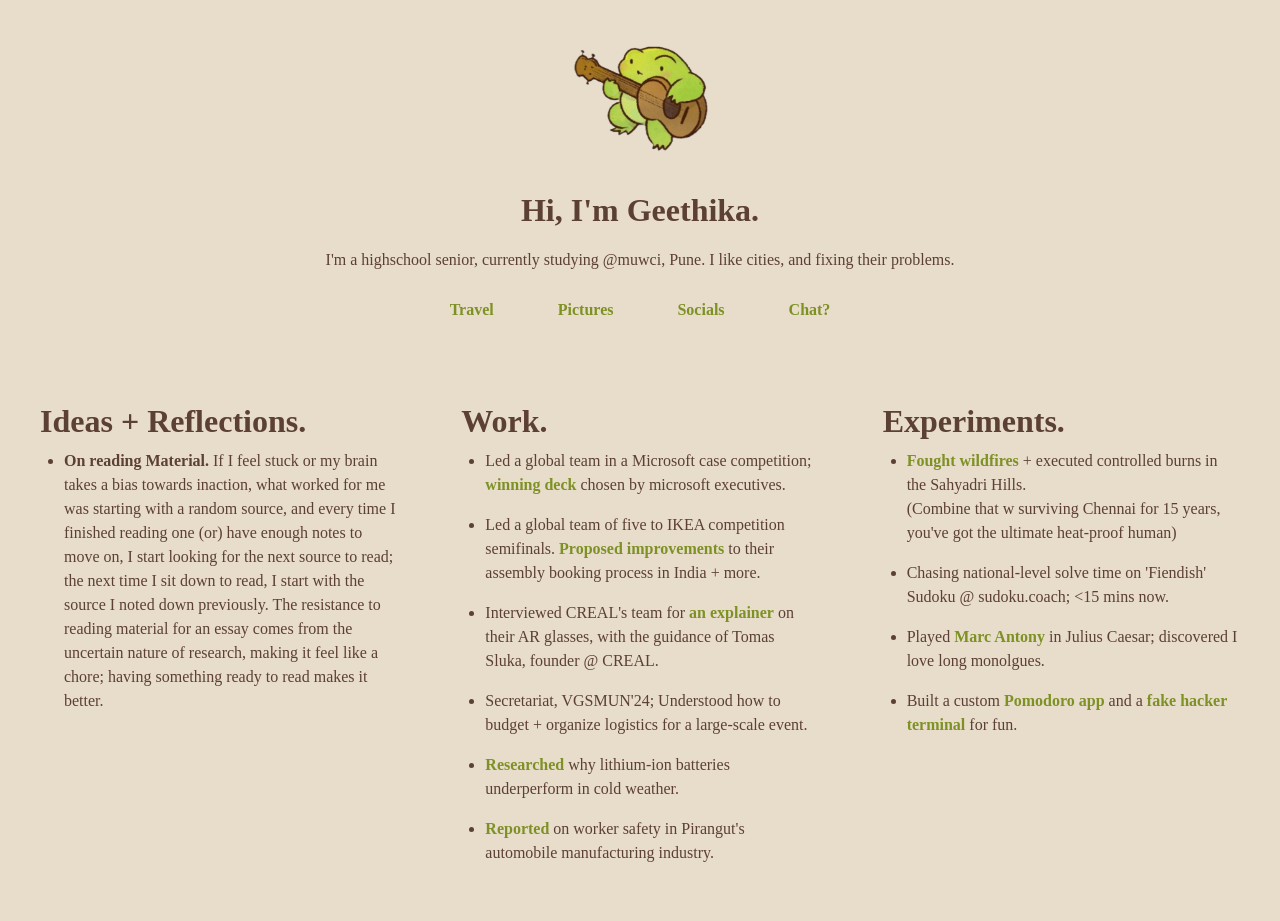
<file: index.html>
<!DOCTYPE html>
<head>
    <link rel="stylesheet" href="style.css" />
</head>
<body>
    <div class = "hero">
        <img src="images/froggie.png" class="hero-image"/>
        <h1>Hi, I'm Geethika.</h1>
        <p> I'm a highschool senior, currently studying @muwci, 
        Pune. I like cities, and fixing their problems. </p>
    </div>    

    <div class="navi">
        <a href="travel.html">Travel</a>
        <a href="pictures.html">Pictures</a>
        <!--<a href="media.html">Media</a>-->
        <a href="https://x.com/geethikanet">Socials</a>
        <a href="mailto:ww.geethika@gmail.com">Chat?</a>
    </div>

    <div class = "page">
                <div class = "column">
           <section>
            <h2>Ideas + Reflections.</h2>
            <ul>
                <li><b>On reading Material.</b> If I feel stuck or my brain takes a bias towards inaction, 
                    what worked for me was starting with a random source, and every time 
                    I finished reading one (or) have enough notes to move on, I start looking for the next source
                    to read; the next time I sit down to read, I start with the source I noted down previously.
                    The resistance to reading material for an essay comes from the uncertain nature of research, making it feel like a chore;
                    having something ready to read makes it better.
                </li>
                <!--<a href="ideas.html" class="mlinks">read more here.</a> // this is for future cases-->
            </ul>
        </section>
        </div>

        <div class = "column">
        <section>
            <h2>Work.</h2>
            <ul>
                <li>Led a global team in a Microsoft case competition; 
                    <a href="ahttps://docs.google.com/presentation/d/1wDLvgIbYlzosrgBU-P4fmJIWO_0CoZ8yqjhwYvdPmNA/edit?slide=id.g338ebf2dcc6_0_0#slide=id.g338ebf2dcc6_0_0">
                        winning deck </a>chosen by 
                    microsoft executives.
                </li>
                <li>Led a global team of five to IKEA competition semifinals. 
                    <a href = "https://docs.google.com/presentation/d/1X1gONLxZA62K_5uM8aNGsrT5rfVQRA7Sv0_GMYfKbXw/edit?usp=sharing">
                    Proposed improvements</a> to their assembly booking process in India + more.
                    </li>
                <li>Interviewed CREAL's team for <a href ="https://geethika.substack.com/p/pixels-to-planes-creals-light-field?r=39e9eg">
                an explainer</a> on their AR glasses, with the guidance of Tomas Sluka, founder @ CREAL.
                </li>
                <li>Secretariat, VGSMUN'24; Understood how to budget + organize logistics
                    for a large-scale event.
                </li>
                <li><a href="https://substack.com/home/post/p-166507713">
                   Researched </a>why lithium-ion batteries underperform in cold weather.</li>
                <li><a href="https://timesofmulshi.substack.com/p/on-worker-safety-in-indian-automobile">
                   Reported  </a>on worker safety in Pirangut's automobile manufacturing industry.</li>
                <!--<a href="work.html" class="mlinks">read more here.</a> // this is for future cases-->
            </ul>
        </section>
        </div>

        <div class = "column">
        <section>
            <h2>Experiments.</h2>
            <ul>
                <li><a href="https://youtu.be/b_ObNkq2RWk">Fought wildfires</a>
                    + executed controlled burns in the Sahyadri Hills.
                    <br>
                    (Combine that w surviving Chennai for 15 years, you've got the 
                    ultimate heat-proof human)</br>
                </li>
                <li>Chasing national-level solve time on 'Fiendish' Sudoku @ sudoku.coach; <15 mins now.
                </li>
                <li>Played <a href="https://youtu.be/illg15rhE8s?t=274">Marc Antony</a> in Julius Caesar; discovered I love long monolgues.
                </li>
                <li> Built a custom <a href="https://hibi-five.vercel.app/">Pomodoro app</a> and a <a href="https://hacker-mode-zeta.vercel.app/">fake hacker terminal</a> for fun.
                </li>
                <!--<a href="experiments.html" class="mlinks">read more here.</a> // this is for future cases-->
            </ul>
        </section>
        </div>
    </div>  
</body>
</html>
</file>
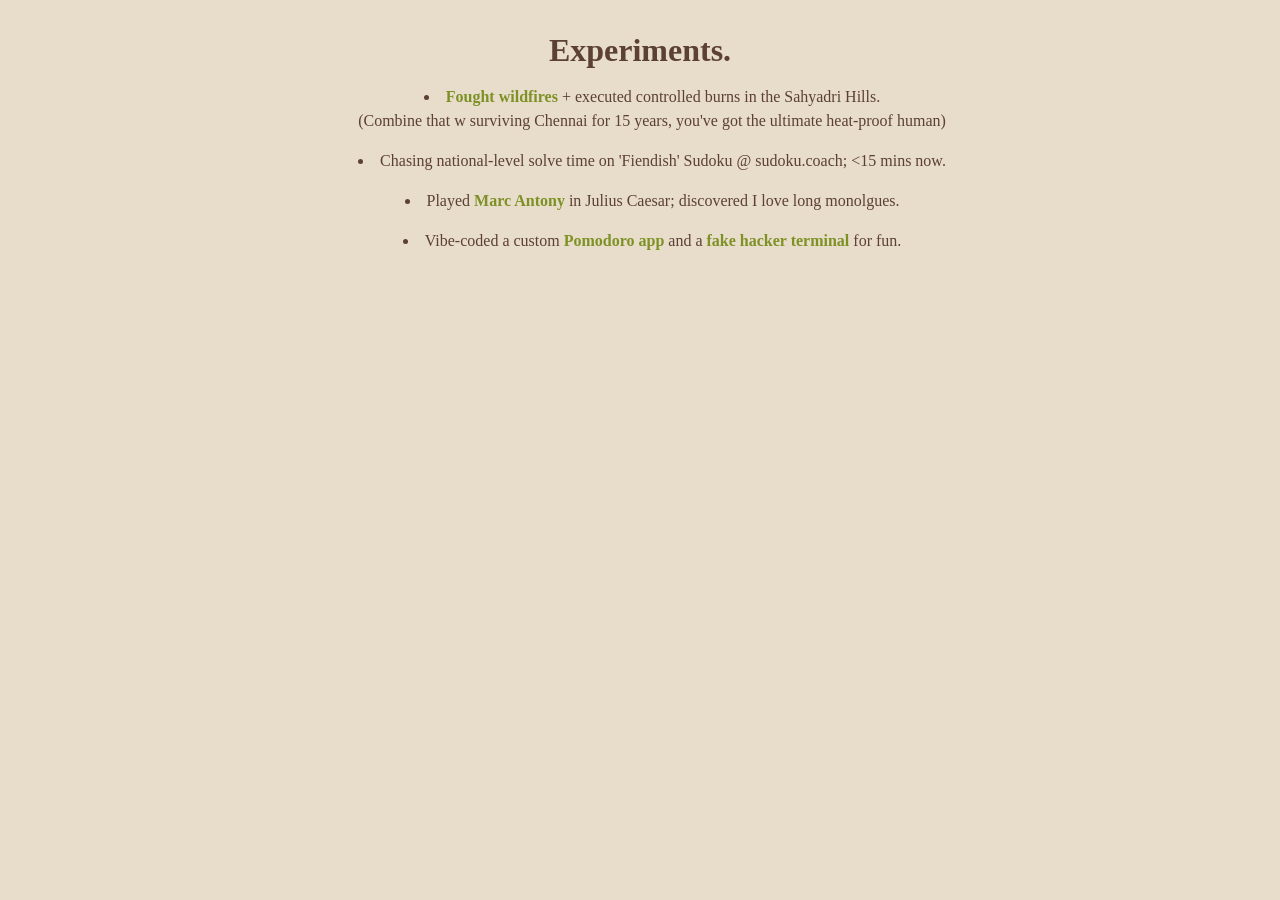
<file: experiments.html>
<!DOCTYPE html>
<head>
     <link rel="stylesheet" href="style.css" />
</head>
<body>
    <div class = "hero">
        <section>
            <h2>Experiments.</h2>
            <ul>
                <li><a href="https://youtu.be/b_ObNkq2RWk">Fought wildfires</a>
                    + executed controlled burns in the Sahyadri Hills.
                    <br>
                    (Combine that w surviving Chennai for 15 years, you've got the 
                    ultimate heat-proof human)</br>
                </li>
                <li>Chasing national-level solve time on 'Fiendish' Sudoku @ sudoku.coach; <15 mins now.
                </li>
                <li>Played <a href="https://youtu.be/illg15rhE8s?t=274">Marc Antony</a> in Julius Caesar; discovered I love long monolgues.
                </li>
                <li> Vibe-coded a custom <a href="https://hibi-five.vercel.app/">Pomodoro app</a> and a <a href="https://hacker-mode-zeta.vercel.app/">fake hacker terminal</a> for fun.
                </li>
            </ul>
        </section>
     </div>
</body>
</file>
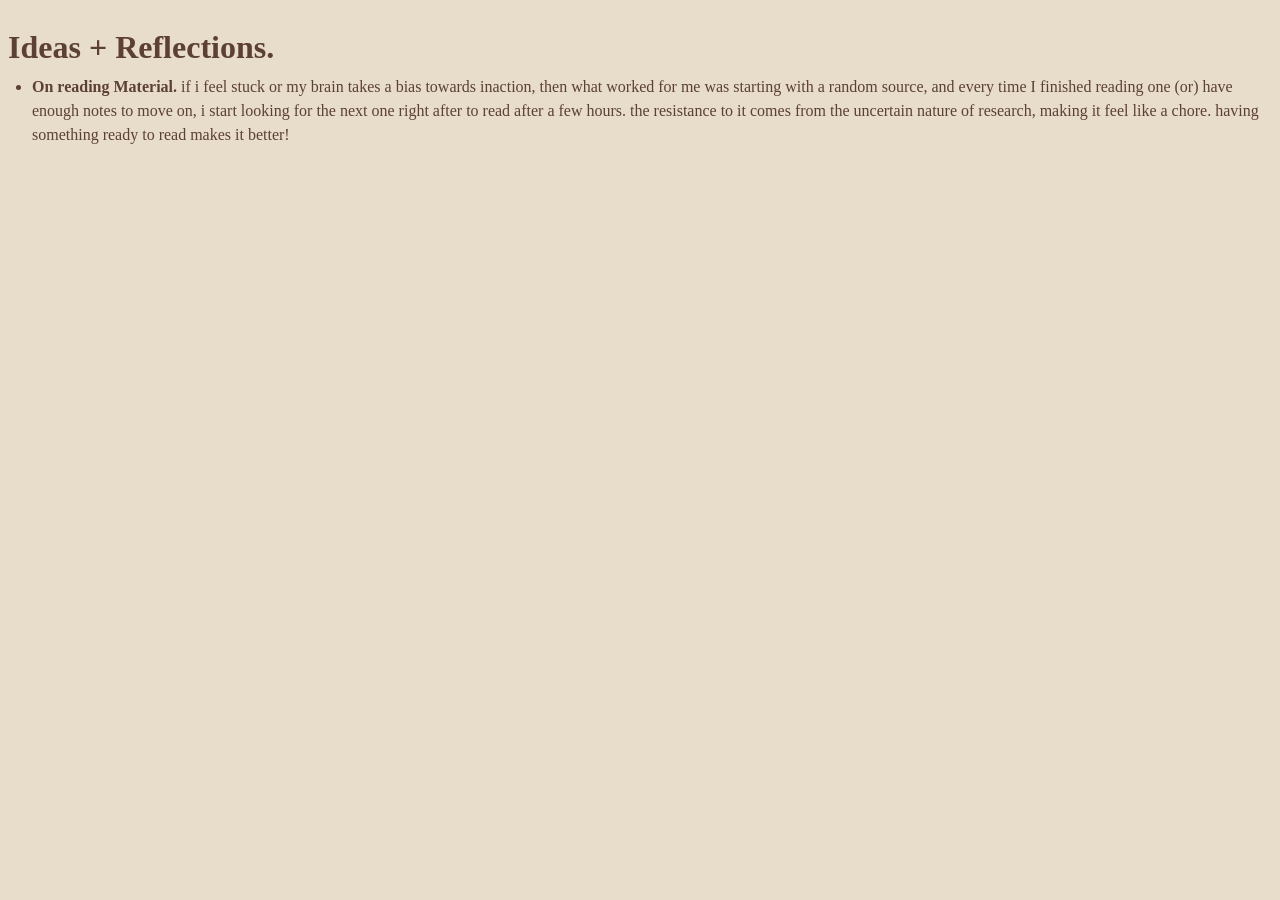
<file: ideas.html>
<!DOCTYPE html>
<head>
     <link rel="stylesheet" href="style.css" />
</head>
<body>
    <div class = "column">
        <section>
            <h2>Ideas + Reflections.</h2>
            <ul>
                <li><b>On reading Material.</b> if i feel stuck or my brain takes a bias towards inaction, 
                    then what worked for me was starting with a random source, and every time 
                    I finished reading one (or) have enough notes to move on, i start looking for 
                    the next one right after to read after a few hours. the resistance to it comes 
                    from the uncertain nature of research, making it feel like a chore. having something 
                    ready to read makes it better!
                </li>
            </ul>
        </section>
    </div>
</body>
</file>
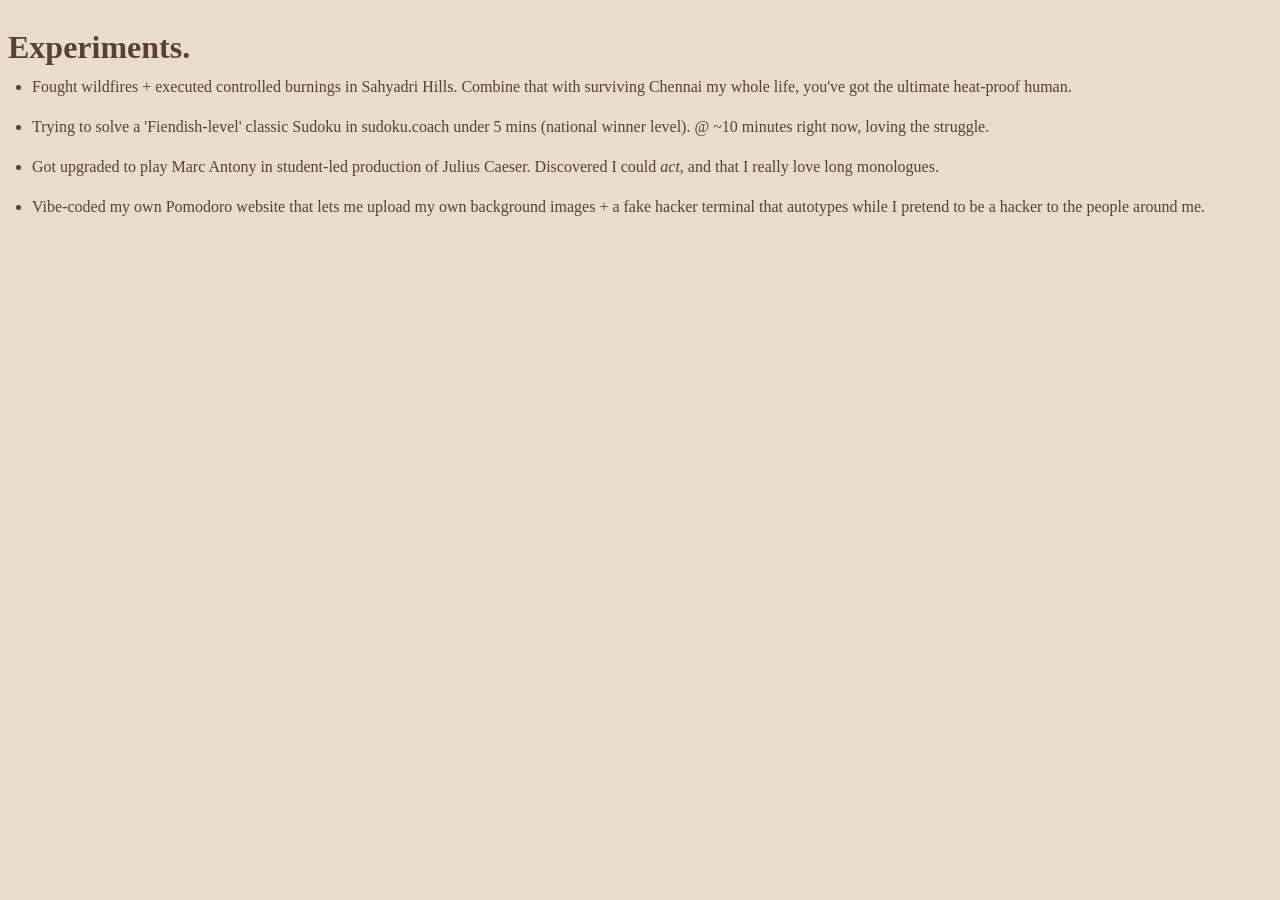
<file: media.html>
<!DOCTYPE html>
<head>
     <link rel="stylesheet" href="style.css" />
</head>
<body>
    <div class = "column">
        <section>
            <h2>Experiments.</h2>
            <ul>
                <li>Fought wildfires + executed controlled burnings in Sahyadri Hills. 
                    Combine that with surviving Chennai my whole life, you've got the 
                    ultimate heat-proof human. 
                </li>
                <li>Trying to solve a 'Fiendish-level' classic Sudoku in sudoku.coach under 5 mins
                    (national winner level). @ ~10 minutes right now, loving the struggle.
                </li>
                <li>Got upgraded to play Marc Antony in student-led production of Julius Caeser.
                    Discovered I could <em>act</em>, and that I really love long monologues.
                </li>
                <li>
                    Vibe-coded my own Pomodoro website that lets me upload my own background images +
                    a fake hacker terminal that autotypes while I pretend to be a hacker to the people around me.
                </li>
            </ul>
        </section>
        </div>
</body>
</file>
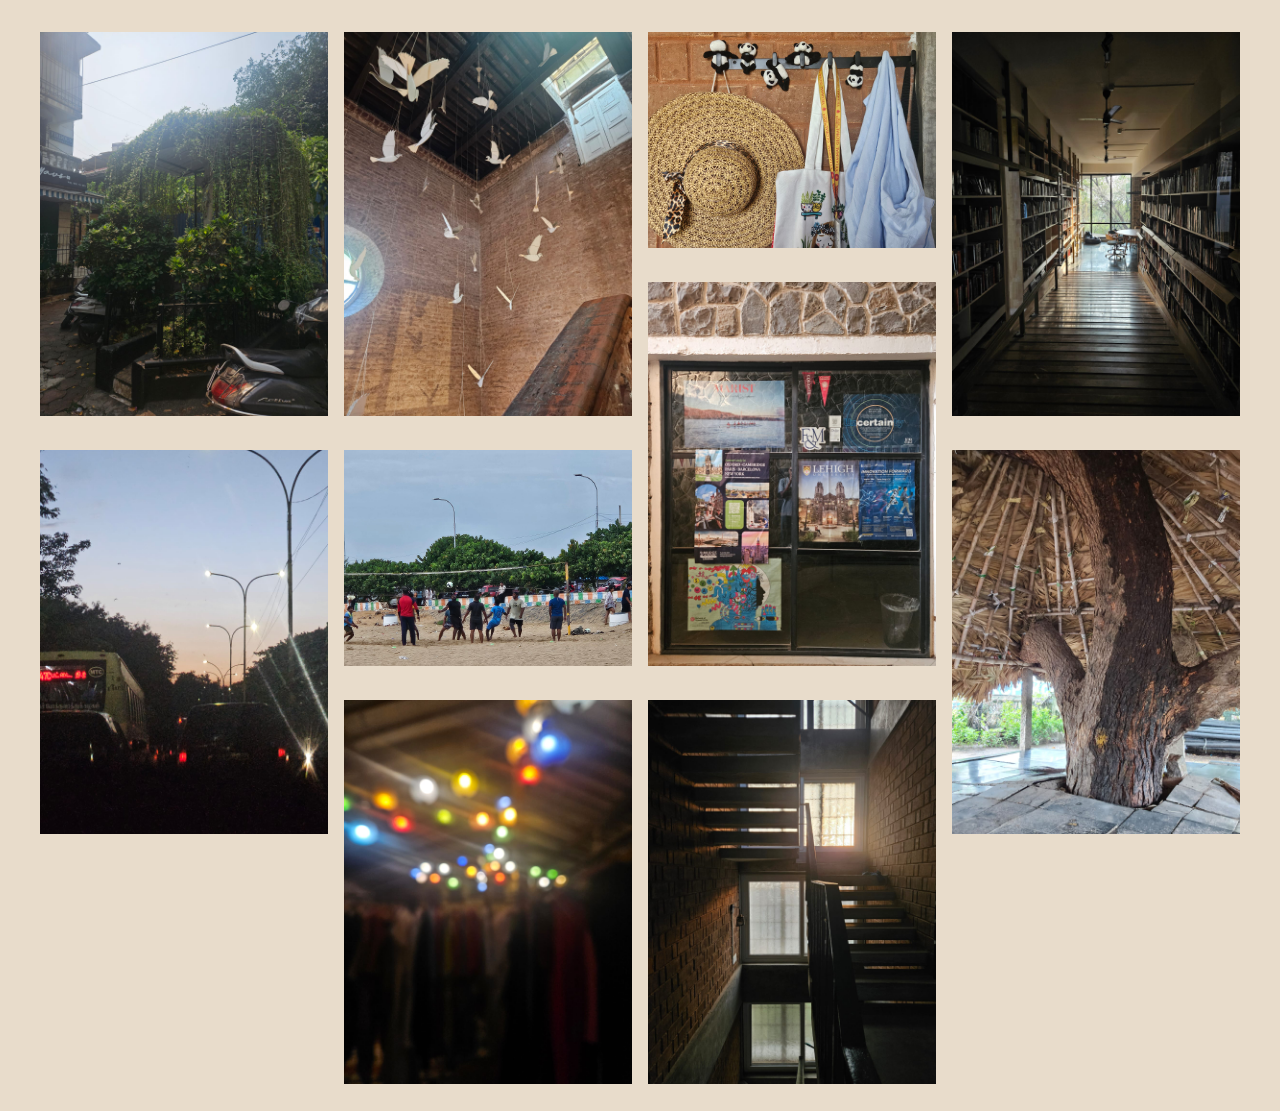
<file: pictures.html>
<!DOCTYPE html>
<head>
     <link rel="stylesheet" href="style.css" />
</head>
<body>
    <div class = "collage">

        <div class="photo">
            <img src="images/mum2.jpeg"/>
            <div class="caption">Bandra, Mumbai</div>
        </div>
        
        <div class="photo">
            <img src="images/chen2.jpeg"/>
            <div class="caption">Evening in Chennai</div>
        </div>

        <div class="photo">
            <img src="images/amri5.jpeg"/>
            <div class="caption">Parition Museum, Amritsar</div>
        </div>

        <div class="photo">
            <img src="images/chen1.jpeg"/>
            <div class="caption">Thiruvanmiyur Beach on a Sunday, Chennai</div>
        </div>

        <div class="photo">
            <img src="images/mum1.jpeg"/>
            <div class="caption">Boutique in Khotachiwadi, Mumbai</div>
        </div>

        <div class="photo">
            <img src="images/bellam2.jpeg"/>
            <div class="caption">Bellam, Chennai</div>
        </div>

        <div class="photo">
            <img src="images/muwci2.jpeg"/>
            <div class="caption">UGO, MUWCI</div>
        </div>

        <div class="photo">
            <img src="images/bellam1.jpeg"/>
            <div class="caption">Bellam, Chennai</div>
        </div>

            <div class="photo">
            <img src="images/muwci1.jpeg"/>
            <div class="caption">Library, MUWCI</div>
        </div>

            <div class="photo">
            <img src="images/tumu1.jpeg"/>
            <div class="caption">Bus Stand, Tumuluru</div>
        </div>
    </div>
</body>
</file>
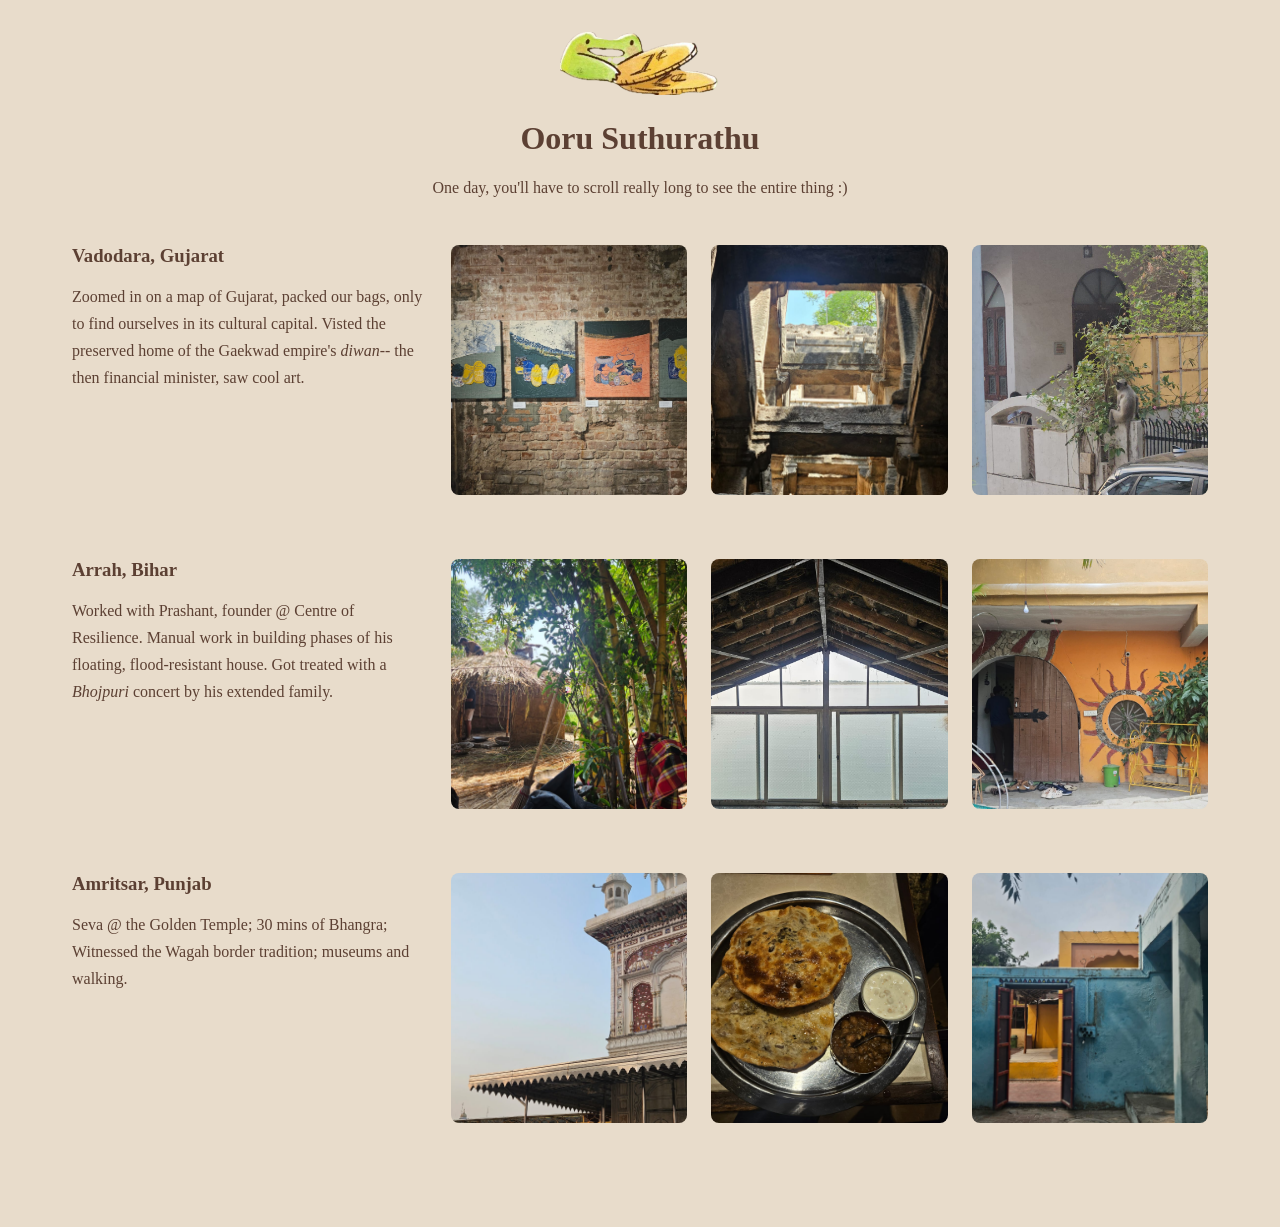
<file: travel.html>
<!DOCTYPE html>
<head>
     <link rel="stylesheet" href="style.css" />
</head>
<body>
    <div class = "hero">
        <img src="images/travelfrog.png" class="travel-frog"/>
        <h1>Ooru Suthurathu</h1>
        <p> One day, you'll have to scroll really long to see the entire thing :) </p>
    </div>
    
    <section class = "travel-page">
        <div class = "travel-row">
            <div class = "travel-info">
                <H3>Vadodara, Gujarat</H3>
                <p>Zoomed in on a map of Gujarat, packed our bags, 
                    only to find ourselves in its cultural capital. 
                    Visted the preserved home of the Gaekwad empire's 
                    <em>diwan</em>-- the then financial minister, saw cool art.
                </p>
            </div>

            <img src="images/vado1.jpeg"/>
            <img src="images/vado2.jpeg"/>
            <img src="images/vado3.jpeg"/>

        </div>

        <div class = "travel-row">
            <div class = "travel-info">
                <H3>Arrah, Bihar</H3>
                <p>Worked with Prashant, founder @ Centre of Resilience.
                    Manual work in building phases of his floating, flood-resistant house.
                    Got treated with a <em>Bhojpuri</em> concert by his extended family. 
                </p>
            </div>

            <img src="images/arrah1.jpeg"/>
            <img src="images/arrah2.jpeg"/>
            <img src="images/arrah3.jpeg"/>

        </div>

        <div class = "travel-row">
            <div class = "travel-info">
                <H3>Amritsar, Punjab</H3>
                <p>Seva @ the Golden Temple; 30 mins of Bhangra; Witnessed the
                    Wagah border tradition; museums and walking.
                </p>
            </div>

            <img src="images/amri1.jpeg"/>
            <img src="images/amri2.jpeg"/>
            <img src="images/amri3.jpeg"/>

        </div>
    </section>
</body>
</file>
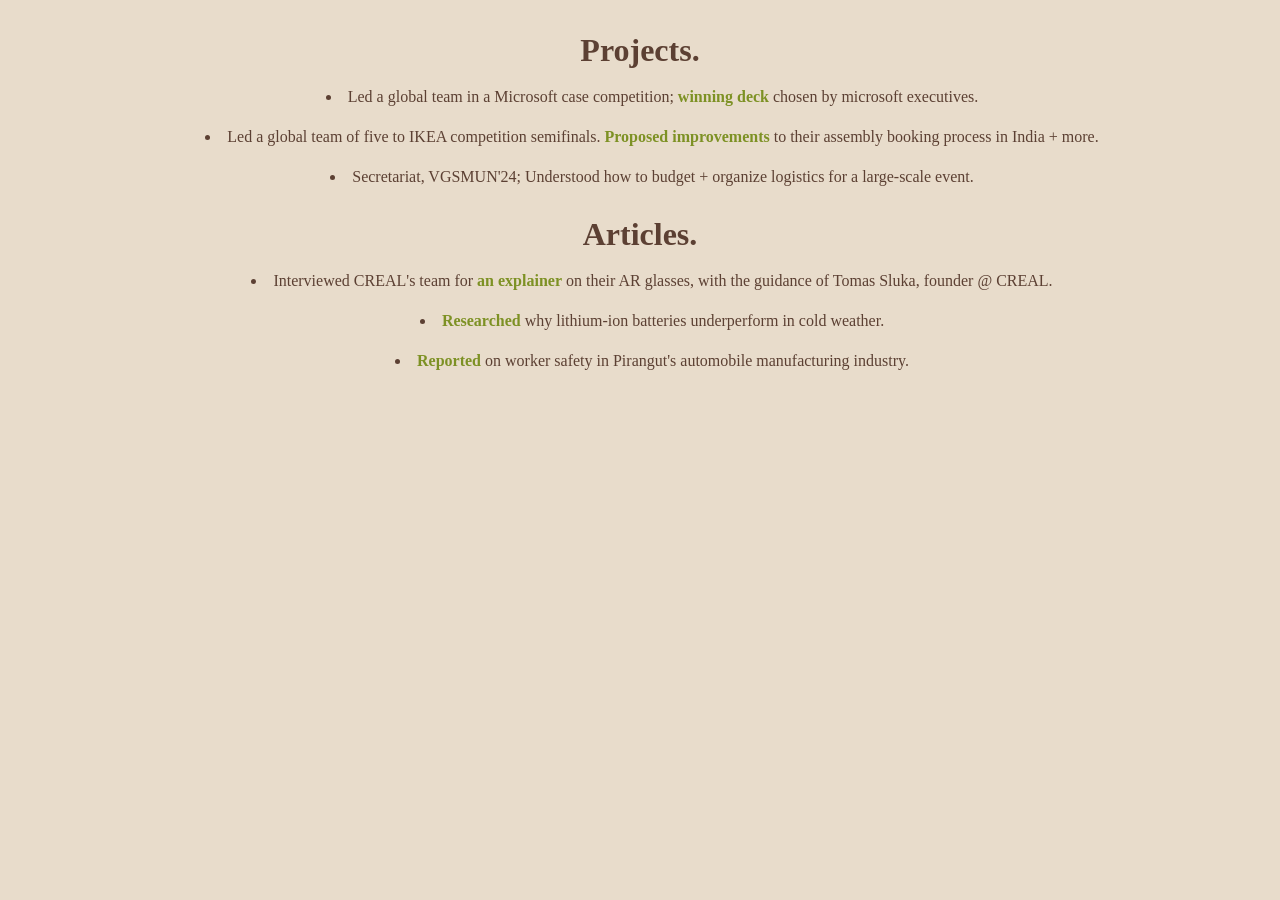
<file: work.html>
<!DOCTYPE html>
<head>
     <link rel="stylesheet" href="style.css" />
</head>
<body>
    <div class = "hero">
        <section>
            <h2>Projects.</h2>
            <ul>
                <li>Led a global team in a Microsoft case competition; 
                    <a href="ahttps://docs.google.com/presentation/d/1wDLvgIbYlzosrgBU-P4fmJIWO_0CoZ8yqjhwYvdPmNA/edit?slide=id.g338ebf2dcc6_0_0#slide=id.g338ebf2dcc6_0_0">
                        winning deck </a>chosen by 
                    microsoft executives.
                </li>
                <li>Led a global team of five to IKEA competition semifinals. 
                    <a href = "https://docs.google.com/presentation/d/1X1gONLxZA62K_5uM8aNGsrT5rfVQRA7Sv0_GMYfKbXw/edit?usp=sharing">
                    Proposed improvements</a> to their assembly booking process in India + more.
                </li>
                <li>Secretariat, VGSMUN'24; Understood how to budget + organize logistics
                    for a large-scale event.
                </li>
            </ul>
        </section>

        <section>
            <h2>Articles.</h2>
            <ul>
                <li>Interviewed CREAL's team for <a href ="https://geethika.substack.com/p/pixels-to-planes-creals-light-field?r=39e9eg">
                an explainer</a> on their AR glasses, with the guidance of Tomas Sluka, founder @ CREAL.
                </li>
                <li><a href="https://substack.com/home/post/p-166507713">
                   Researched </a>why lithium-ion batteries underperform in cold weather.</li>
                <li><a href="https://timesofmulshi.substack.com/p/on-worker-safety-in-indian-automobile">
                   Reported  </a>on worker safety in Pirangut's automobile manufacturing industry.</li>
            </ul>
            
        </section>
    </div>
</body>
</file>
<file: style.css>
.hero-image{
width: 135px;
}

body{
    font-family:Cambria, Cochin, Georgia, Times, 'Times New Roman', serif;
    background-color:#E8DCCB;
    color:#5C4033;
}

.hero {
  text-align: center;
  margin-top:2rem;
  margin-bottom:1rem;
  list-style-position: inside;
}

.navi{
  display: flex;
  justify-content: center;
  gap: 4rem;
  margin: 2rem 0;
}

.navi a{
  text-decoration: none;
  color: #7d9124;
  font-weight: 600;
}

.page {
  display: grid;
  grid-template-columns: repeat(3, 1fr);
  gap: 4rem;

  max-width: 1600px;
  margin: 0 auto;
  padding: 2rem;

}

.column{
  line-height: 1.5rem;
  display: flex;
  flex-direction: column;
  gap: 1rem;
}

h2{
  font-size: 2rem;
  margin-bottom: 1rem;
}

ul{
  padding-left: 1.5rem;
}

li{
  margin-bottom: 1rem;
  line-height:1.5;
}

blockquote{
  border-left:3px solid #666;
  padding-left:1rem;
  color: #ccc;
  font-style:italic;
}

.mlinks{
  text-decoration: none;
  color: #31a4c7;
  font-weight: 600;
}

.hero h1{
  font-family:'Times New Roman', Times, serif
}

.collage{
  margin-top: 2rem;
  columns: 4;
  column-gap: 1rem;
  margin-left: 2rem;
  margin-right: 2rem;
}

.photo{
  position: relative;
  break-inside: avoid;
  margin-bottom: 1rem;
}

.photo img{
  width: 100%;
  display: block;
}

.caption{
  font-family:'Gill Sans', 'Gill Sans MT', Calibri, 'Trebuchet MS', sans-serif;
  position: relative;
  max-width: 90%;
  left: 0.9rem;
  bottom: 1.5rem;
  background-color: rgba(0, 0, 0, 0.6);
  color: #fff;
  padding: 0.1rem 0.2rem;
  border-radius: 1px;
  opacity: 0;
  transition: opacity 0.2s ease;
  font-size: 0.8rem;
  text-align: center;
}

.photo:hover .caption{
  opacity: 1;
}

a{
  text-decoration: none;
  color: #7d9124;
  font-weight: 600;
}

.travel-frog{
  width: 160px;
}

.travel-page{
  max-width: 1600px;
  margin: 0 auto;
  padding: 2rem 4rem;
}

.travel-row{
  display: grid;
  grid-template-columns: 1.5fr 1fr 1fr 1fr;
  gap: 1.5rem;
  align-items: start;
  margin-bottom: 4rem;
}

.travel-info h3 {
margin-top: 0;
margin-bottom: 0.5rem;
}

.travel-info p{
line-height: 1.7rem;
}

.travel-row img {
  width: 100%;
  height: 250px;
  object-fit: cover;

  border-radius: 8px;
}

@media (max-width: 1000px) {
  .page {
    grid-template-columns: 1fr;
  }
}
</file>
